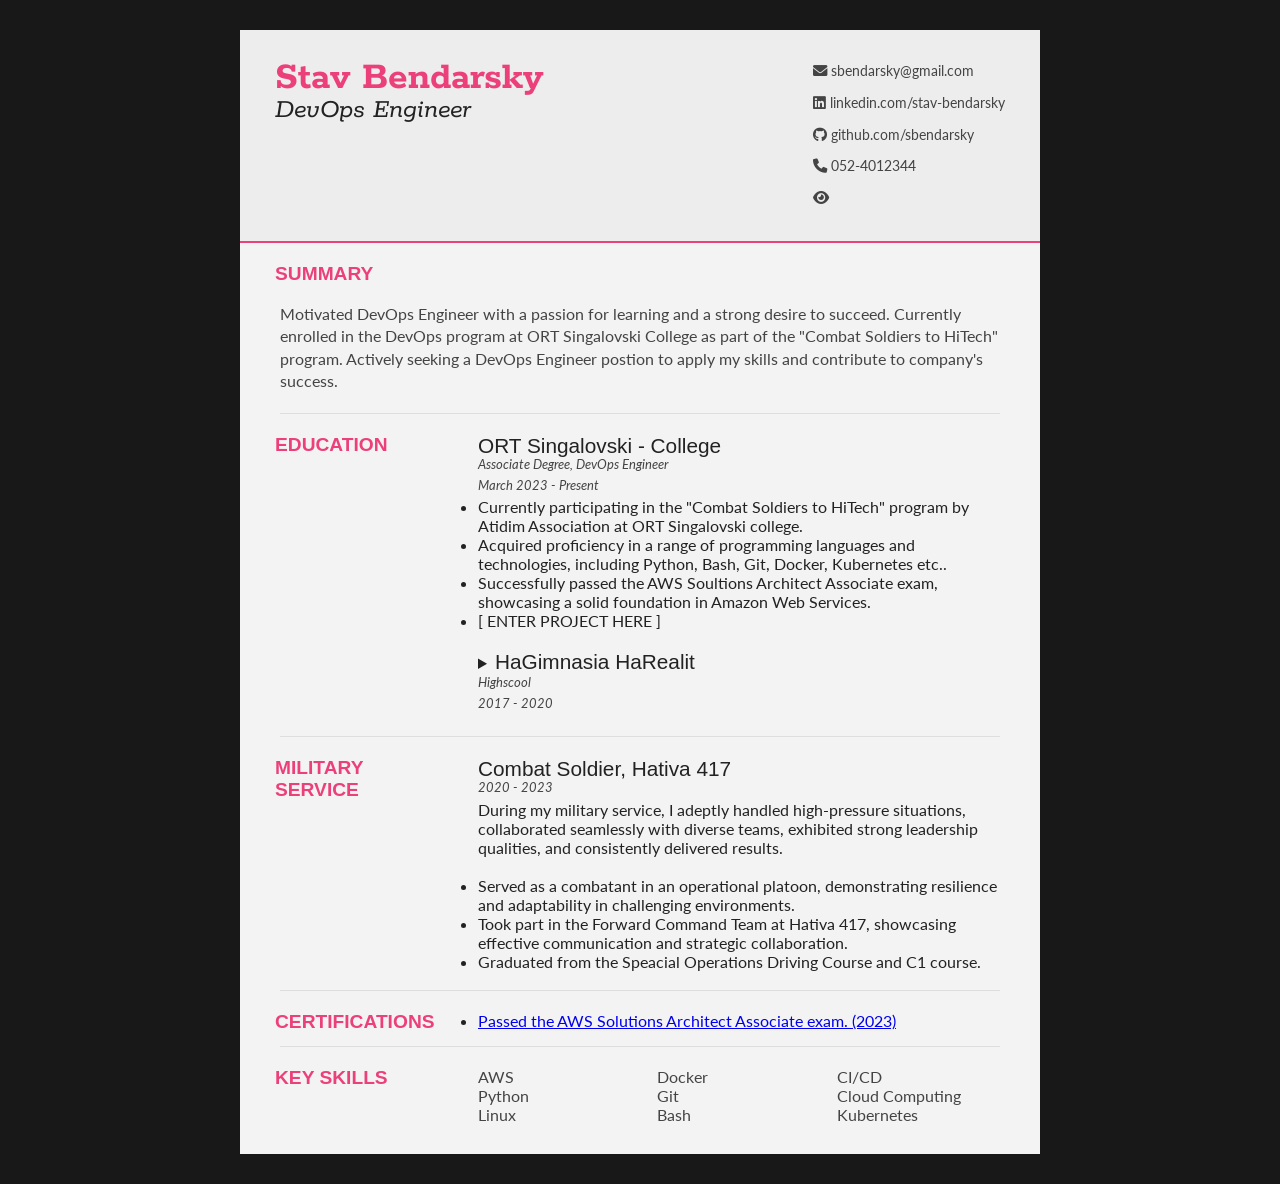
<file: website/index.html>
<!DOCTYPE html>
<html lang="en">
<head>
    <meta charset="UTF-8">
    <meta name="viewport" content="width=device-width">
    <meta name="description" content="Resume of Stav Bendarsky">
	<link rel="icon" type="assets/images/x-icon" href="favicon.ico">
    <title>Resume | Stav Bendarsky</title>

    <link rel="stylesheet" type="text/css" href="style.css">
    <link href='https://fonts.googleapis.com/css?family=Rokkitt:400,700|Lato:400,300' rel='stylesheet' type='text/css'>
	<link rel="stylesheet" href="https://cdnjs.cloudflare.com/ajax/libs/font-awesome/6.0.0-beta3/css/all.min.css" crossorigin="anonymous">

</head>
<body id="top">
    <div id="cv" class="instaFade">
        <div class="mainDetails">
            <div id="name">
                <h1 class="quickFade delayTwo">Stav Bendarsky</h1>
                <h2 class="quickFade delayThree">DevOps Engineer</h2>
			</div>
            
			<div id="contactDetails" class="quickFade delayFour">
				<ul>
					<li><i class="fas fa-envelope"></i> <a href="mailto:sbendarsky@gmail.com" target="_blank"> sbendarsky@gmail.com</a></li>
					<li><i class="fab fa-linkedin"></i> <a href="https://www.linkedin.com/in/stav-bendarsky" target="_blank"> linkedin.com/stav-bendarsky</a></li>
					<li><i class="fab fa-github"></i> <a href="https://github.com/sbendarsky" target="_blank"> github.com/sbendarsky</a></li>
					<li><i class="fas fa-phone"></i> 052-4012344</li>
					<li><i class="fas fa-eye"></i><i class="counter-number"></i>  </li>
				</ul>
			</div>
            <div class="clear"></div>
        </div>
	
	<div id="mainArea" class="quickFade delayFive">
		
		<section>
			<div class="sectionTitle full-width">
				<h1>Summary</h1>
			</div>
		
			<div class="sectionContent full-width">
				<p>
                    Motivated DevOps Engineer with a passion for learning and a strong desire to succeed.
                    Currently enrolled in the DevOps program at ORT Singalovski College as part of the "Combat Soldiers to HiTech" program.
                    Actively seeking a DevOps Engineer postion to apply my skills and contribute to company's success.
				</p>
			</div>
			<div class="clear"></div>
		</section>

		<section>
			<div class="sectionTitle">
				<h1>Education</h1>
			</div>
			
			<div class="sectionContent">

				<article class="edu-article">
					<h2>ORT Singalovski - College</h2>
                    <p class="subDetails">Associate Degree, DevOps Engineer</p>
					<p class="subDetails">March 2023 - Present</p>
					<ul>
						<li>Currently participating in the "Combat Soldiers to HiTech" program by Atidim Association at ORT Singalovski college.</li>
						<li>Acquired proficiency in a range of programming languages and technologies, including Python, Bash, Git, Docker, Kubernetes etc..</li>
						<li>Successfully passed the AWS Soultions Architect Associate exam, showcasing a solid foundation in Amazon Web Services.</li>
						<li>[ ENTER PROJECT HERE ]</li>
					</ul>
				</article>

				<article class="edu-article">
					<details>
						<summary>
							<h2>HaGimnasia HaRealit</h2>
                            <p class="subDetails">Highscool</p>
							<p class="subDetails">2017 - 2020</p>
						</summary>
						<ul>
							<li>Completed 12 years of studies with a full matriculation.</li>
						</ul>
					</details>
				</article>
			</div>
			<div class="clear"></div>
		</section>

		<section>
			<div class="sectionTitle">
				<h1>Military
            </br>Service</h1>
			</div>
			
			<div class="sectionContent">
				<article>
                    <h2>Combat Soldier, Hativa 417</h2>
                    <p class="subDetails">2020 - 2023</p>
                    <ul>
                        During my military service, I adeptly handled high-pressure situations, collaborated seamlessly with diverse teams, exhibited strong leadership qualities, and consistently delivered results.
                        <br><br>
                        <li>Served as a combatant in an operational platoon, demonstrating resilience and adaptability in challenging environments.</li>
                        <li>Took part in the Forward Command Team at Hativa 417, showcasing effective communication and strategic collaboration.</li>
                        <li>Graduated from the Speacial Operations Driving Course and C1 course.</li>
                        <br>
                    </ul>
				</article>
			</div>
			<div class="clear"></div>
		</section>
		
		<!-- <section>
			<div class="sectionTitle">
				<h1>Projects</h1>
			</div>


			<div class="clear"></div>
		</section> -->
		<section>
            <div class="sectionTitle">
                <h1>Certifications</h1>
            </div>

            <div class="sectionContent">
                <ul class="education-list">
                    <li><a href="https://www.credly.com/badges/83b49cef-8c14-4b93-96cf-c4c368f64280/linked_in_profile" target="_blank">Passed the AWS Solutions Architect Associate exam. (2023)</a></li>
                </ul>
            </div>
            <div class="clear"></div>
        </section>
		<section>
			<div class="sectionTitle">
				<h1>Key Skills</h1>
			</div>
			
			<div class="sectionContent">
				<ul class="keySkills">
					<li>AWS</li>
					<li>Python</li>
					<li>Linux</li>
					<li>Docker</li>
					<li>Git</li>
					<li>Bash</li>
					<li>CI/CD</li>
					<li>Cloud Computing</li>
					<li>Kubernetes</li>
				</ul>
			</div>
			<div class="clear"></div>
		</section>
		
	</div>
</div>
<script src="script.js"></script>
</body>
</html>
</file>
<file: website/style.css>
/* Reset and Defaults */
article, b, body, details, div, h1, h2, h3, h4, h5, h6, html, i, li, p, section, strong, summary, ul {
    border: 0;
    font: inherit;
    font-size: 100%;
    margin: 0;
    padding: 0;
    vertical-align: baseline;
}

article, details, section {
    display: block;
}

/* Typography and Colors */
body, html {
    background: #181818;
    font-family: 'Lato', helvetica, arial, sans-serif;
    font-size: 16px;
    color: #222;
}

/* Clearfix */
.clear {
    clear: both;
}

/* CV Container */
#cv {
    width: 90%;
    max-width: 800px;
    background: #f3f3f3;
    margin: 30px auto;
}

/* Main Details */
.mainDetails {
    padding: 25px 35px;
    border-bottom: 2px solid #ec407a;
    background: #ededed;
}

/* Paragraph Styling */
p {
    font-size: 1em;
    line-height: 1.4em;
    margin-bottom: 20px;
    color: #444;
}

/* Name and Contact Details */
#name h1 {
    font-size: 2.5em;
    font-weight: 700;
    font-family: 'Rokkitt', Helvetica, Arial, sans-serif;
    margin-bottom: -6px;
    color: #ec407a;
}

#name h2 {
    font-size: 1.7em;
    /* margin-left: 2px; */
    font-style: italic;
    font-family: 'Rokkitt', Helvetica, Arial, sans-serif;
}

#mainArea {
    padding: 0 40px;
}

/* Name and Contact Layout */
#name {
    float: left;
}

.counter-number{
    margin-left: 3px; 
}

#contactDetails {
    float: right;
}

#contactDetails ul {
    list-style-type: none;
    font-size: 0.9em;
    margin-top: 2px;
}

#contactDetails ul li {
    margin-bottom: 3px;
    color: #444;
    line-height: 2;
}

#contactDetails ul li a, a[href^=tel] {
    color: #444;
    text-decoration: none;
    -webkit-transition: all .3s ease-in;
    -moz-transition: all .3s ease-in;
    -o-transition: all .3s ease-in;
    -ms-transition: all .3s ease-in;
    transition: all .3s ease-in;
}

#contactDetails ul li a:hover {
    color: #ec407a;
}

/* Sections */
section {
    border-top: 1px solid #dedede;
    padding: 20px 0 0;
}

section:first-child {
    border-top: 0;
}

section:last-child {
    padding: 20px 0 10px;
}

/* Section Titles and Content */
.sectionTitle {
    float: left;
    width: 25%;
}

.sectionTitle.full-width {
    float: left;
    width: 25%;
    margin-bottom: 10px;
}

.sectionContent {
    float: right;
    width: 72.5%;
}

.sectionContent.full-width {
    width: 100%;
    float: left;
    margin: 0;
    padding: 0;
}

.sectionTitle h1 {
    font-family: 'Montserrat', 'Helvetica', Arial, sans-serif;
    font-style: normal;
    font-size: 1.2em;
    color: #ec407a;
    font-weight: 700;
    margin-bottom: 8px;
    margin-left: -5px;
    text-transform: uppercase;
}

.sectionContent h2 {
    font-family: 'Montserrat', 'Helvetica', Arial, sans-serif;
    font-size: 1.3em;
    margin-bottom: -2px;
}

.subDetails {
    font-size: 0.8em;
    font-style: italic;
    margin-bottom: 3px;
}

/* Lists and Columns */
.keySkills {
    list-style-type: none;
    -moz-column-count: 3;
    -webkit-column-count: 3;
    column-count: 3;
    margin-bottom: 20px;
    font-size: 1em;
    color: #444;
}

.keySkills ul li {
    margin-bottom: 3px;
}

.education-list li {
    margin-bottom: 1em;
}

.edu-article li,
.edu-article ul {
    margin: 0;
    padding: 0;
}

.edu-article details summary {
    cursor: pointer;
}

.edu-article summary h2 {
    display: inline-block;
    margin: 0;
    cursor: pointer;
}

.edu-article {
    margin-bottom: 20px;
}

/* Responsive Media Queries */
@media all and (min-width: 602px) and (max-width: 800px) {
    .keySkills {
        -moz-column-count: 2;
        -webkit-column-count: 2;
        column-count: 2;
    }
}

@media all and (max-width: 601px) {
    #cv {
        width: 95%;
        margin: 10px auto;
        min-width: 280px;
    }

    #contactDetails,
    #name {
        float: none;
        width: 100%;
        text-align: center;
    }

    .sectionContent,
    .sectionTitle {
        float: none;
        width: 100%;
    }

    .sectionTitle {
        margin-left: -2px;
        font-size: 1.25em;
    }

    .keySkills {
        -moz-column-count: 2;
        -webkit-column-count: 2;
        column-count: 2;
    }
}

@media all and (max-width: 480px) {
    .mainDetails {
        padding: 15px 15px;
    }

    section {
        padding: 15px 0 0;
    }

    #mainArea {
        padding: 0 25px;
    }

    .keySkills {
        -moz-column-count: 1;
        -webkit-column-count: 1;
        column-count: 1;
    }

    #name h1 {
        line-height: 0.8em;
        margin-bottom: 4px;
    }
}

@media print {
    #cv {
        width: 100%;
    }
}

/* Animation Keyframes */
@-webkit-keyframes reset {
    0% {
        opacity: 0;
    }
    100% {
        opacity: 0;
    }
}

@-webkit-keyframes fade-in {
    0% {
        opacity: 0;
    }
    40% {
        opacity: 0;
    }
    100% {
        opacity: 1;
    }
}

@-moz-keyframes reset {
    0% {
        opacity: 0;
    }
    100% {
        opacity: 0;
    }
}

@-moz-keyframes fade-in {
    0% {
        opacity: 0;
    }
    40% {
        opacity: 0;
    }
    100% {
        opacity: 1;
    }
}

@keyframes reset {
    0% {
        opacity: 0;
    }
    100% {
        opacity: 0;
    }
}

@keyframes fade-in {
    0% {
        opacity: 0;
    }
    40% {
        opacity: 0;
    }
    100% {
        opacity: 1;
    }
}

/* Animation Classes */
.instaFade {
    -webkit-animation-name: reset, fade-in;
    -webkit-animation-duration: 1.5s;
    -webkit-animation-timing-function: ease-in;
    -moz-animation-name: reset, fade-in;
    -moz-animation-duration: 1.5s;
    -moz-animation-timing-function: ease-in;
    animation-name: reset, fade-in;
    animation-duration: 1.5s;
    animation-timing-function: ease-in;
}

.quickFade {
    -webkit-animation-name: reset, fade-in;
    -webkit-animation-duration: 2.5s;
    -webkit-animation-timing-function: ease-in;
    -moz-animation-name: reset, fade-in;
    -moz-animation-duration: 2.5s;
    -moz-animation-timing-function: ease-in;
    animation-name: reset, fade-in;
    animation-duration: 2.5s;
    animation-timing-function: ease-in;
}

.delayTwo {
    -webkit-animation-delay: 0, 1s;
    -moz-animation-delay: 0, 1s;
    animation-delay: 0, 1s;
}

.delayThree {
    -webkit-animation-delay: 0, 1.5s;
    -moz-animation-delay: 0, 1.5s;
    animation-delay: 0, 1.5s;
}

.delayFour {
    -webkit-animation-delay: 0, 2s;
    -moz-animation-delay: 0, 2s;
    animation-delay: 0, 2s;
}

.delayFive {
    -webkit-animation-delay: 0, 2.5s;
    -moz-animation-delay: 0, 2.5s;
    animation-delay: 0, 2.5s;
}
</file>
